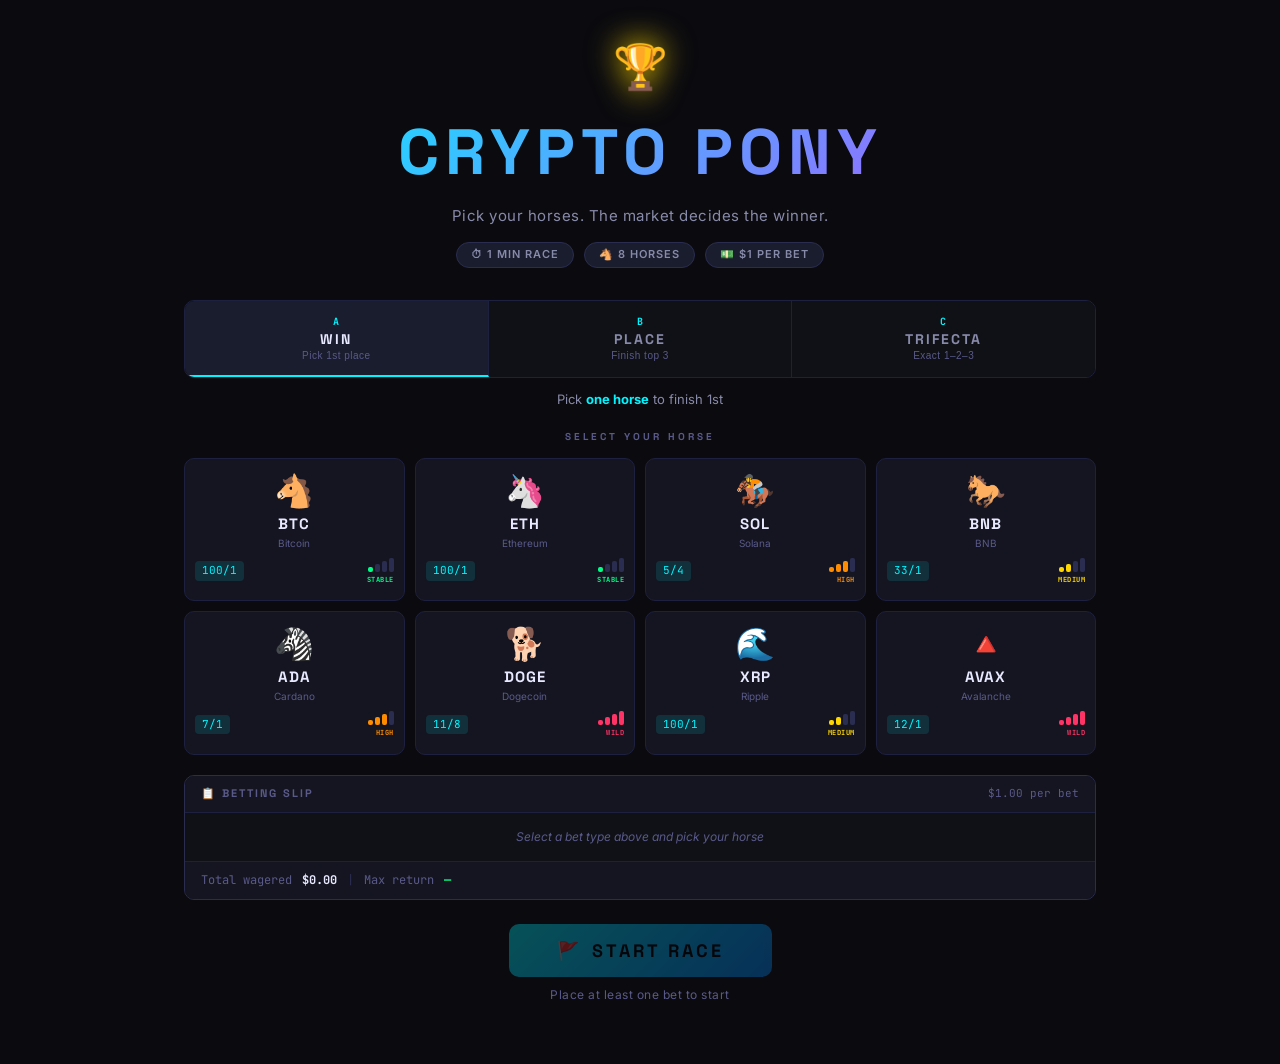
<file: index.html>
<!DOCTYPE html>
<html lang="en">
<head>
  <meta charset="UTF-8">
  <meta name="viewport" content="width=device-width, initial-scale=1.0">
  <title>Crypto Pony Races</title>
  <link rel="preconnect" href="https://fonts.googleapis.com">
  <link rel="preconnect" href="https://fonts.gstatic.com" crossorigin>
  <link href="https://fonts.googleapis.com/css2?family=Space+Grotesk:wght@400;700;900&family=Inter:wght@400;500;600&family=JetBrains+Mono:wght@400;700&display=swap" rel="stylesheet">
  <link rel="stylesheet" href="style.css?v=5">
</head>
<body>

  <!-- SCREEN 1: Lobby -->
  <div id="lobby" class="screen active">
    <div class="lobby-inner">

      <header class="lobby-header">
        <div class="logo-mark">🏆</div>
        <h1 class="game-title">CRYPTO PONY</h1>
        <p class="game-subtitle">Pick your horses. The market decides the winner.</p>
        <div class="race-info-bar">
          <span class="info-pill">⏱ 1 MIN RACE</span>
          <span class="info-pill">🐴 8 HORSES</span>
          <span class="info-pill">💵 $1 PER BET</span>
        </div>
      </header>

      <!-- Bet Type Tabs -->
      <div class="bet-tabs-wrapper">
        <div class="bet-tabs">
          <button class="bet-tab active" data-tab="win">
            <span class="bet-tab-key">A</span>
            <span class="bet-tab-label">WIN</span>
            <span class="bet-tab-hint">Pick 1st place</span>
          </button>
          <button class="bet-tab" data-tab="place">
            <span class="bet-tab-key">B</span>
            <span class="bet-tab-label">PLACE</span>
            <span class="bet-tab-hint">Finish top 3</span>
          </button>
          <button class="bet-tab" data-tab="trifecta">
            <span class="bet-tab-key">C</span>
            <span class="bet-tab-label">TRIFECTA</span>
            <span class="bet-tab-hint">Exact 1–2–3</span>
          </button>
        </div>
        <p class="bet-desc" id="bet-desc-text">Pick <strong>one horse</strong> to finish 1st</p>
      </div>

      <!-- Trifecta ordered slots (visible only in trifecta tab) -->
      <div id="trifecta-slots" class="trifecta-slots hidden">
        <div class="trifecta-slot" id="tri-slot-0" data-slot="0">
          <span class="slot-medal">🥇</span>
          <span class="slot-pos">1ST</span>
          <span class="slot-horse">—</span>
        </div>
        <span class="tri-arrow">→</span>
        <div class="trifecta-slot" id="tri-slot-1" data-slot="1">
          <span class="slot-medal">🥈</span>
          <span class="slot-pos">2ND</span>
          <span class="slot-horse">—</span>
        </div>
        <span class="tri-arrow">→</span>
        <div class="trifecta-slot" id="tri-slot-2" data-slot="2">
          <span class="slot-medal">🥉</span>
          <span class="slot-pos">3RD</span>
          <span class="slot-horse">—</span>
        </div>
      </div>

      <!-- Horse Cards -->
      <section class="betting-section">
        <h2 class="section-label">SELECT YOUR HORSE</h2>
        <div id="betting-panel" class="betting-panel">
          <!-- injected by JS -->
        </div>
      </section>

      <!-- Betting Slip Summary -->
      <div class="bet-summary">
        <div class="bet-summary-header">
          <span class="bet-summary-title">📋 BETTING SLIP</span>
          <span class="bet-summary-stake">$1.00 per bet</span>
        </div>
        <div id="summary-rows" class="summary-rows">
          <!-- injected by updateBetSummary() -->
        </div>
        <div class="summary-totals">
          <span class="summary-total-label">Total wagered</span>
          <span id="summary-wagered" class="summary-total-value">$0.00</span>
          <span class="summary-sep">|</span>
          <span class="summary-total-label">Max return</span>
          <span id="summary-return" class="summary-total-value summary-green">—</span>
        </div>
      </div>

      <div class="start-area">
        <button id="start-race-btn" class="btn-start" disabled>
          <span class="btn-icon">🚩</span>
          START RACE
        </button>
        <p id="start-hint" class="start-hint">Place at least one bet to start</p>
      </div>

    </div>
  </div>

  <!-- SCREEN 2: Active Race -->
  <div id="race-screen" class="screen">
    <div class="race-inner">
      <header class="race-header">
        <div class="race-title-block">
          <span class="race-label">CRYPTO PONY RACES</span>
          <span class="race-status">RACE IN PROGRESS</span>
        </div>
        <div class="timer-block">
          <div class="timer-label">TIME REMAINING</div>
          <div id="timer-display" class="timer-display">1:00</div>
        </div>
        <div class="leaderboard-mini">
          <div class="leader-label">LEADING</div>
          <div id="leader-name" class="leader-name">—</div>
        </div>
      </header>

      <div id="track-container" class="track-container">
        <!-- crowd strips + lanes injected by JS -->
      </div>

      <div id="gain-ticker" class="gain-ticker">
        <!-- injected by JS -->
      </div>
    </div>
  </div>

  <!-- SCREEN 3: Results -->
  <div id="results-screen" class="screen">
    <div class="results-inner">

      <div id="winner-banner" class="winner-banner">
        <div class="winner-crown">👑</div>
        <div id="winner-emoji" class="winner-emoji"></div>
        <div id="winner-name" class="winner-name"></div>
        <div id="winner-gain" class="winner-gain"></div>
      </div>

      <div class="bet-results-section">
        <h3 class="section-label">YOUR BETS</h3>
        <div id="bet-results-table" class="bet-results-table"></div>
        <div id="bet-net-row" class="bet-net-row"></div>
      </div>

      <div class="podium-section">
        <h3 class="section-label">FINAL STANDINGS</h3>
        <div id="results-table" class="results-table"></div>
      </div>

      <button id="race-again-btn" class="btn-race-again">
        <span class="btn-icon">🔄</span>
        RACE AGAIN
      </button>
    </div>
  </div>

  <script src="game.js?v=5"></script>
</body>
</html>
</file>
<file: style.css>
/* ============================================================
   CRYPTO PONY — Styles v3
   ============================================================ */

/* --- Variables & Reset ---------------------------------------- */
:root {
  --bg:           #0a0a0f;
  --surface:      #0f1117;
  --surface-2:    #141520;
  --surface-3:    #1a1d2e;
  --border:       #1e2040;
  --border-glow:  #2a2d50;

  --cyan:         #00f5ff;
  --cyan-dim:     rgba(0, 245, 255, 0.12);
  --cyan-glow:    rgba(0, 245, 255, 0.4);
  --purple:       #b44fff;
  --purple-dim:   rgba(180, 79, 255, 0.15);
  --purple-glow:  rgba(180, 79, 255, 0.4);
  --gold:         #ffd700;
  --gold-dim:     rgba(255, 215, 0, 0.15);
  --gold-glow:    rgba(255, 215, 0, 0.5);
  --green:        #00ff88;
  --green-dim:    rgba(0, 255, 136, 0.12);
  --red:          #ff3366;
  --red-dim:      rgba(255, 51, 102, 0.12);

  --text:         #e8e8ff;
  --text-muted:   #5a5a8a;
  --text-dim:     #888aaa;

  --font-head:    'Space Grotesk', sans-serif;
  --font-body:    'Inter', sans-serif;
  --font-mono:    'JetBrains Mono', monospace;

  --track-h:      72px;
  --radius:       10px;

  /* Racetrack colours */
  --grass:        #2a6020;
  --grass-dark:   #1e4818;
  --dirt:         #c4956a;
  --dirt-dark:    #b07a50;
  --gate-dark:    #111;
  --gate-mid:     #555;
  --gate-edge:    #999;
}

*, *::before, *::after { box-sizing: border-box; margin: 0; padding: 0; }
html, body { height: 100%; }

body {
  background: var(--bg);
  color: var(--text);
  font-family: var(--font-body);
  line-height: 1.4;
  overflow-x: hidden;
}

/* --- Screens -------------------------------------------------- */
.screen { display: none; min-height: 100vh; }
.screen.active { display: block; }
.hidden { display: none !important; }

/* ============================================================
   LOBBY
   ============================================================ */

.lobby-inner {
  max-width: 960px;
  margin: 0 auto;
  padding: 36px 24px 60px;
}

/* --- Header -------------------------------------------------- */
.lobby-header { text-align: center; margin-bottom: 32px; }

.logo-mark {
  font-size: 44px;
  margin-bottom: 10px;
  filter: drop-shadow(0 0 16px var(--gold));
  animation: floatTrophy 3s ease-in-out infinite;
  display: block;
}

@keyframes floatTrophy {
  0%, 100% { transform: translateY(0); }
  50%       { transform: translateY(-7px); }
}

.game-title {
  font-family: var(--font-head);
  font-size: clamp(36px, 6vw, 64px);
  font-weight: 900;
  letter-spacing: 6px;
  background: linear-gradient(135deg, var(--cyan) 0%, var(--purple) 100%);
  -webkit-background-clip: text;
  -webkit-text-fill-color: transparent;
  background-clip: text;
  margin-bottom: 8px;
}

.game-subtitle {
  font-size: 15px;
  color: var(--text-dim);
  letter-spacing: 0.5px;
  margin-bottom: 16px;
}

.race-info-bar {
  display: flex;
  gap: 10px;
  justify-content: center;
  flex-wrap: wrap;
}

.info-pill {
  background: var(--surface-3);
  border: 1px solid var(--border-glow);
  border-radius: 100px;
  padding: 4px 14px;
  font-size: 11px;
  font-weight: 600;
  letter-spacing: 1px;
  color: var(--text-dim);
}

.section-label {
  font-family: var(--font-head);
  font-size: 10px;
  font-weight: 700;
  letter-spacing: 3px;
  color: var(--text-muted);
  margin-bottom: 14px;
  text-align: center;
}

/* --- Bet Type Tabs ------------------------------------------- */
.bet-tabs-wrapper {
  margin-bottom: 20px;
}

.bet-tabs {
  display: flex;
  border: 1px solid var(--border);
  border-radius: var(--radius);
  overflow: hidden;
  margin-bottom: 12px;
}

.bet-tab {
  flex: 1;
  background: var(--surface);
  border: none;
  border-right: 1px solid var(--border);
  padding: 14px 10px;
  cursor: pointer;
  transition: background 0.2s;
  display: flex;
  flex-direction: column;
  align-items: center;
  gap: 2px;
  color: var(--text-dim);
}

.bet-tab:last-child { border-right: none; }

.bet-tab:hover { background: var(--surface-2); }

.bet-tab.active {
  background: var(--surface-3);
  border-bottom: 2px solid var(--cyan);
  color: var(--text);
}

.bet-tab-key {
  font-family: var(--font-mono);
  font-size: 10px;
  font-weight: 700;
  color: var(--cyan);
  letter-spacing: 1px;
}

.bet-tab-label {
  font-family: var(--font-head);
  font-size: 14px;
  font-weight: 700;
  letter-spacing: 2px;
}

.bet-tab-hint {
  font-size: 10px;
  color: var(--text-muted);
  letter-spacing: 0.5px;
}

.bet-desc {
  font-size: 13px;
  color: var(--text-dim);
  text-align: center;
  min-height: 20px;
}

.bet-desc strong { color: var(--cyan); }

/* --- Trifecta Slots ------------------------------------------ */
.trifecta-slots {
  display: flex;
  align-items: center;
  justify-content: center;
  gap: 10px;
  margin-bottom: 20px;
  padding: 16px;
  background: var(--surface);
  border: 1px solid var(--border);
  border-radius: var(--radius);
}

.trifecta-slot {
  display: flex;
  flex-direction: column;
  align-items: center;
  gap: 4px;
  width: 110px;
  padding: 12px 8px;
  background: var(--surface-2);
  border: 1px dashed var(--border-glow);
  border-radius: 8px;
  cursor: pointer;
  transition: border-color 0.2s, box-shadow 0.2s, background 0.2s;
}

.trifecta-slot:hover {
  border-color: var(--text-muted);
}

.trifecta-slot.filled {
  border-style: solid;
  background: var(--surface-3);
}

.trifecta-slot.filled:nth-child(1) {
  border-color: var(--gold);
  box-shadow: 0 0 12px var(--gold-dim);
}
.trifecta-slot:nth-child(3).filled {
  border-color: #aaa;
  box-shadow: 0 0 12px rgba(170,170,170,0.2);
}
.trifecta-slot:nth-child(5).filled {
  border-color: #cd7f32;
  box-shadow: 0 0 12px rgba(205,127,50,0.2);
}

.slot-medal { font-size: 18px; line-height: 1; }

.slot-pos {
  font-family: var(--font-mono);
  font-size: 9px;
  font-weight: 700;
  letter-spacing: 2px;
  color: var(--text-muted);
}

.slot-horse {
  font-family: var(--font-head);
  font-size: 13px;
  font-weight: 700;
  color: var(--text);
  white-space: nowrap;
}

.tri-arrow {
  font-size: 20px;
  color: var(--text-muted);
  flex-shrink: 0;
}

/* --- Horse Cards -------------------------------------------- */
.betting-section { margin-bottom: 20px; }

.betting-panel {
  display: grid;
  grid-template-columns: repeat(4, 1fr);
  gap: 10px;
}

.horse-card {
  background: var(--surface-2);
  border: 1px solid var(--border);
  border-radius: var(--radius);
  padding: 16px 10px;
  cursor: pointer;
  transition: border-color 0.2s, box-shadow 0.2s, transform 0.15s;
  text-align: center;
  user-select: none;
  position: relative;
  overflow: hidden;
}

.horse-card::before {
  content: '';
  position: absolute;
  inset: 0;
  background: linear-gradient(135deg, var(--purple-dim) 0%, transparent 60%);
  opacity: 0;
  transition: opacity 0.2s;
}

.horse-card:hover { border-color: var(--border-glow); transform: translateY(-2px); }
.horse-card:hover::before { opacity: 0.5; }

/* Win/Place selection — purple */
.horse-card.selected {
  border-color: var(--purple);
  box-shadow: 0 0 18px var(--purple-glow), inset 0 0 16px var(--purple-dim);
  transform: translateY(-2px);
}
.horse-card.selected::before { opacity: 1; }

/* Trifecta position colours */
.horse-card.tri-1 {
  border-color: var(--gold);
  box-shadow: 0 0 18px var(--gold-dim);
}
.horse-card.tri-2 {
  border-color: #aaa;
  box-shadow: 0 0 18px rgba(170,170,170,0.25);
}
.horse-card.tri-3 {
  border-color: #cd7f32;
  box-shadow: 0 0 18px rgba(205,127,50,0.25);
}

.card-selected-badge {
  position: absolute;
  top: 6px;
  right: 6px;
  background: var(--purple);
  color: #fff;
  font-size: 8px;
  font-weight: 700;
  letter-spacing: 0.5px;
  border-radius: 4px;
  padding: 2px 5px;
  opacity: 0;
  transition: opacity 0.2s;
}
.horse-card.selected .card-selected-badge { opacity: 1; }

.card-emoji { font-size: 32px; display: block; margin-bottom: 6px; line-height: 1; }
.card-symbol {
  font-family: var(--font-head);
  font-size: 15px;
  font-weight: 700;
  display: block;
  margin-bottom: 2px;
  letter-spacing: 1px;
}
.card-name { font-size: 10px; color: var(--text-muted); display: block; margin-bottom: 8px; }

.card-meta {
  display: flex;
  align-items: center;
  justify-content: space-between;
  gap: 6px;
}

.card-odds {
  font-family: var(--font-mono);
  font-size: 11px;
  color: var(--cyan);
  background: var(--cyan-dim);
  border-radius: 4px;
  padding: 2px 7px;
  white-space: nowrap;
}

.card-vol {
  display: flex;
  flex-direction: column;
  align-items: flex-end;
  gap: 3px;
}

.vol-bars { display: flex; gap: 2px; align-items: flex-end; }
.vol-bar { width: 5px; border-radius: 2px; background: var(--border-glow); }
.vol-bars .vol-bar:nth-child(1) { height: 5px; }
.vol-bars .vol-bar:nth-child(2) { height: 8px; }
.vol-bars .vol-bar:nth-child(3) { height: 11px; }
.vol-bars .vol-bar:nth-child(4) { height: 14px; }

.vol-label {
  font-size: 7px;
  font-weight: 700;
  letter-spacing: 0.5px;
  font-family: var(--font-mono);
}

/* --- Betting Slip -------------------------------------------- */
.bet-summary {
  background: var(--surface);
  border: 1px solid var(--border-glow);
  border-radius: var(--radius);
  padding: 0;
  margin-bottom: 24px;
  overflow: hidden;
}

.bet-summary-header {
  display: flex;
  align-items: center;
  justify-content: space-between;
  padding: 10px 16px;
  background: var(--surface-2);
  border-bottom: 1px solid var(--border);
}

.bet-summary-title {
  font-family: var(--font-head);
  font-size: 11px;
  font-weight: 700;
  letter-spacing: 2px;
  color: var(--text-muted);
}

.bet-summary-stake {
  font-family: var(--font-mono);
  font-size: 11px;
  color: var(--text-muted);
}

.summary-rows { padding: 4px 0; min-height: 44px; }

.summary-empty {
  font-size: 12px;
  color: var(--text-muted);
  text-align: center;
  padding: 12px 16px;
  font-style: italic;
}

.summary-row {
  display: flex;
  align-items: center;
  gap: 10px;
  padding: 8px 16px;
  border-bottom: 1px solid var(--border);
  font-size: 13px;
}
.summary-row:last-child { border-bottom: none; }

.summary-type {
  font-family: var(--font-mono);
  font-size: 10px;
  font-weight: 700;
  color: var(--cyan);
  width: 100px;
  flex-shrink: 0;
  letter-spacing: 0.5px;
}

.summary-pick {
  flex: 1;
  font-weight: 600;
  font-size: 13px;
  white-space: nowrap;
  overflow: hidden;
  text-overflow: ellipsis;
}

.summary-pays {
  font-family: var(--font-mono);
  font-size: 12px;
  color: var(--text-dim);
  white-space: nowrap;
}
.summary-pays strong { color: var(--green); }

.summary-totals {
  display: flex;
  align-items: center;
  gap: 10px;
  padding: 10px 16px;
  background: var(--surface-2);
  border-top: 1px solid var(--border);
  font-family: var(--font-mono);
  font-size: 12px;
}

.summary-total-label { color: var(--text-muted); }
.summary-total-value { font-weight: 700; color: var(--text); }
.summary-green { color: var(--green) !important; }
.summary-sep { color: var(--border-glow); }

/* --- Start Button ------------------------------------------- */
.start-area { text-align: center; }

.btn-start {
  background: linear-gradient(135deg, var(--cyan) 0%, #0088ff 100%);
  color: #000;
  border: none;
  border-radius: var(--radius);
  padding: 15px 48px;
  font-family: var(--font-head);
  font-size: 18px;
  font-weight: 700;
  letter-spacing: 3px;
  cursor: pointer;
  transition: opacity 0.2s, transform 0.15s, box-shadow 0.2s;
  box-shadow: 0 0 32px var(--cyan-glow);
  display: inline-flex;
  align-items: center;
  gap: 10px;
  margin-bottom: 10px;
}
.btn-start:hover:not(:disabled) {
  transform: translateY(-2px);
  box-shadow: 0 4px 40px var(--cyan-glow);
}
.btn-start:disabled { opacity: 0.3; cursor: not-allowed; box-shadow: none; }
.btn-icon { font-size: 18px; }

.start-hint {
  font-size: 12px;
  color: var(--text-muted);
  letter-spacing: 0.5px;
}

/* ============================================================
   RACE SCREEN
   ============================================================ */

.race-inner {
  max-width: 1100px;
  margin: 0 auto;
  padding: 16px 20px 28px;
}

/* --- Race Header -------------------------------------------- */
.race-header {
  display: flex;
  align-items: center;
  justify-content: space-between;
  background: var(--surface);
  border: 1px solid var(--border);
  border-radius: var(--radius);
  padding: 14px 22px;
  margin-bottom: 16px;
  gap: 20px;
}

.race-title-block { display: flex; flex-direction: column; gap: 3px; }

.race-label {
  font-family: var(--font-head);
  font-size: 12px;
  font-weight: 700;
  letter-spacing: 3px;
  color: var(--text-muted);
}

.race-status {
  font-family: var(--font-head);
  font-size: 11px;
  font-weight: 600;
  letter-spacing: 2px;
  color: var(--green);
}

.timer-block { text-align: center; }

.timer-label {
  font-size: 8px;
  letter-spacing: 3px;
  color: var(--text-muted);
  margin-bottom: 3px;
}

.timer-display {
  font-family: var(--font-head);
  font-size: 52px;
  font-weight: 900;
  color: var(--cyan);
  text-shadow: 0 0 24px var(--cyan-glow);
  letter-spacing: 4px;
  line-height: 1;
  transition: color 0.5s, text-shadow 0.5s;
}

.timer-display.urgent {
  color: var(--red);
  text-shadow: 0 0 24px rgba(255, 51, 102, 0.6);
  animation: timerPulse 0.5s ease-in-out infinite alternate;
}

@keyframes timerPulse {
  from { opacity: 1; }
  to   { opacity: 0.5; }
}

.leaderboard-mini { text-align: right; }
.leader-label {
  font-size: 8px;
  letter-spacing: 3px;
  color: var(--text-muted);
  margin-bottom: 3px;
}
.leader-name {
  font-family: var(--font-head);
  font-size: 20px;
  font-weight: 700;
  color: var(--gold);
  text-shadow: 0 0 12px var(--gold-glow);
}

/* --- Race Track -------------------------------------------- */

.track-container {
  /* Outer green grass frame */
  background: var(--grass);
  border: 3px solid var(--grass-dark);
  border-radius: var(--radius);
  padding: 0;
  display: flex;
  flex-direction: column;
  gap: 1px;           /* thin gap between lanes = chalk lines */
  margin-bottom: 14px;
  position: relative;
  overflow: hidden;
  box-shadow: 0 4px 24px rgba(0,0,0,0.6), inset 0 0 0 1px rgba(255,255,255,0.05);
}

/* "FINISH" text label above finish stripe */
.track-container::after {
  content: '🏁 FINISH';
  position: absolute;
  right: calc(10% - 4px);
  top: 6px;
  font-size: 8px;
  font-weight: 900;
  letter-spacing: 1px;
  color: #fff;
  font-family: var(--font-head);
  background: rgba(0,0,0,0.6);
  padding: 1px 4px;
  border-radius: 3px;
  z-index: 30;
  pointer-events: none;
}

/* Crowd strips (top & bottom) */
.crowd-strip {
  background: linear-gradient(to bottom, #1e4818, var(--grass));
  color: rgba(255,255,255,0.8);
  font-size: 14px;
  padding: 4px 0;
  letter-spacing: 4px;
  white-space: nowrap;
  overflow: hidden;
  user-select: none;
  text-align: center;
  flex-shrink: 0;
  /* Subtle crowd animation */
  animation: crowdSway 4s ease-in-out infinite;
}
.crowd-strip:last-child {
  background: linear-gradient(to top, #1e4818, var(--grass));
  animation-delay: -2s;
}

@keyframes crowdSway {
  0%, 100% { letter-spacing: 4px; }
  50%       { letter-spacing: 5.5px; }
}

/* Individual lane — dirt track */
.lane {
  position: relative;
  height: var(--track-h);
  background: linear-gradient(to bottom, var(--dirt) 0%, var(--dirt-dark) 100%);
  overflow: visible;
  flex-shrink: 0;
}

.lane:nth-child(even) {
  background: linear-gradient(to bottom, #b88050 0%, #a87040 100%);
}

/* Starting gate bars — left edge of each lane */
.lane::before {
  content: '';
  position: absolute;
  left: 0;
  top: 0;
  bottom: 0;
  width: 18px;
  background:
    linear-gradient(90deg, #1a1a1a 0%, #1a1a1a 85%, var(--gate-edge) 85%, var(--gate-edge) 100%),
    repeating-linear-gradient(
      to bottom,
      var(--gate-dark)  0px,
      var(--gate-dark)  5px,
      var(--gate-mid)   5px,
      var(--gate-mid)   8px
    );
  z-index: 5;
}

/* Finish line — right side of each lane, black & white stripes */
.lane::after {
  content: '';
  position: absolute;
  right: 10%;
  top: 0;
  bottom: 0;
  width: 8px;
  background: repeating-linear-gradient(
    to bottom,
    #000 0px,   #000 5px,
    #fff 5px,   #fff 10px
  );
  opacity: 0.55;
  z-index: 3;
}

/* User-bet lane gets a purple left glow */
.lane.user-bet-lane {
  box-shadow: inset 4px 0 0 var(--purple), inset 0 0 24px rgba(180,79,255,0.15);
}

/* Rank badge (#1, #2…) near finish line */
.lane-rank {
  position: absolute;
  right: 12%;
  top: 50%;
  transform: translateY(-50%);
  font-family: var(--font-mono);
  font-size: 11px;
  font-weight: 700;
  color: rgba(0,0,0,0.35);
  z-index: 2;
  pointer-events: none;
}

/* Horse element — horizontal layout [emoji] [SYMBOL / gain%] */
.horse {
  position: absolute;
  left: 2%;
  top: 50%;
  transform: translateY(-50%);
  display: flex;
  flex-direction: row;
  align-items: center;
  gap: 5px;
  z-index: 10;
  /* no transition on left — position is driven by rAF at 60 fps */
}

/* Gallop — bobs on transform (separate from left transition) */
.horse.racing {
  animation: gallop 0.32s ease-in-out infinite alternate;
}

@keyframes gallop {
  from { transform: translateY(calc(-50% - 4px)) rotate(-2deg); }
  to   { transform: translateY(calc(-50% + 4px)) rotate(2deg); }
}

/* Crown floats above the horse, positioned relative to .horse */
.horse-crown {
  position: absolute;
  top: -18px;
  left: 14px;     /* roughly above the emoji center */
  font-size: 13px;
  z-index: 15;
  pointer-events: none;
  animation: crownFloat 1.2s ease-in-out infinite alternate;
}

@keyframes crownFloat {
  from { transform: translateY(0); }
  to   { transform: translateY(-3px); }
}

/* Emoji — flip horizontally so horses face RIGHT (direction of travel) */
.horse-emoji {
  font-size: 30px;
  line-height: 1;
  flex-shrink: 0;
  display: inline-block;
  transform: scaleX(-1);
  filter: drop-shadow(0 2px 6px rgba(0,0,0,0.5));
}

/* Label pill: SYMBOL on top, gain% below */
.horse-tag {
  display: flex;
  flex-direction: column;
  align-items: flex-start;
  gap: 1px;
  background: rgba(0, 0, 0, 0.65);
  border-radius: 5px;
  padding: 2px 6px;
  border: 1px solid rgba(255,255,255,0.1);
  backdrop-filter: blur(2px);
}

.horse-symbol {
  font-family: var(--font-head);
  font-size: 11px;
  font-weight: 700;
  color: #fff;
  letter-spacing: 0.5px;
  white-space: nowrap;
  line-height: 1.2;
}

.horse-gain-label {
  font-family: var(--font-mono);
  font-size: 9px;
  font-weight: 700;
  white-space: nowrap;
  line-height: 1.2;
}

.horse-gain-label.positive { color: var(--green); }
.horse-gain-label.negative { color: var(--red); }
.horse-gain-label.neutral  { color: rgba(255,255,255,0.5); }

/* --- Gain Ticker -------------------------------------------- */
.gain-ticker {
  display: flex;
  gap: 6px;
  flex-wrap: wrap;
  padding: 10px 14px;
  background: var(--surface);
  border: 1px solid var(--border);
  border-radius: var(--radius);
}

.ticker-item {
  display: flex;
  align-items: center;
  gap: 5px;
  font-family: var(--font-mono);
  font-size: 11px;
  padding: 3px 9px;
  background: var(--surface-2);
  border-radius: 6px;
  border: 1px solid var(--border);
  transition: border-color 0.3s, background 0.3s;
}

.ticker-item.leader {
  border-color: var(--gold);
  background: var(--gold-dim);
}

.ticker-symbol { font-weight: 700; color: var(--text); }
.ticker-gain.positive { color: var(--green); font-weight: 700; }
.ticker-gain.negative { color: var(--red);   font-weight: 700; }
.ticker-gain.neutral  { color: var(--text-muted); }

/* ============================================================
   RESULTS SCREEN
   ============================================================ */

.results-inner {
  max-width: 700px;
  margin: 0 auto;
  padding: 36px 24px 60px;
  text-align: center;
}

/* --- Winner Banner ------------------------------------------ */
.winner-banner { margin-bottom: 32px; animation: fadeIn 0.8s ease-out; }

@keyframes fadeIn {
  from { opacity: 0; transform: translateY(20px); }
  to   { opacity: 1; transform: translateY(0); }
}

.winner-crown {
  font-size: 48px;
  display: block;
  margin-bottom: 6px;
  animation: crownBounce 0.8s ease-out;
}

@keyframes crownBounce {
  0%   { transform: translateY(-30px); opacity: 0; }
  60%  { transform: translateY(6px); opacity: 1; }
  100% { transform: translateY(0); }
}

.winner-emoji  { font-size: 64px; display: block; margin-bottom: 8px; animation: winnerPop 0.5s 0.2s both; }

@keyframes winnerPop {
  from { transform: scale(0.4); opacity: 0; }
  to   { transform: scale(1);   opacity: 1; }
}

.winner-name {
  font-family: var(--font-head);
  font-size: clamp(40px, 8vw, 68px);
  font-weight: 900;
  color: var(--gold);
  text-shadow: 0 0 40px var(--gold-glow);
  letter-spacing: 4px;
  animation: goldPulse 1.5s ease-in-out infinite alternate;
  margin-bottom: 6px;
}

@keyframes goldPulse {
  from { text-shadow: 0 0 20px var(--gold-glow); }
  to   { text-shadow: 0 0 60px var(--gold-glow), 0 0 100px rgba(255,215,0,0.2); }
}

.winner-gain {
  font-family: var(--font-mono);
  font-size: 20px;
  font-weight: 700;
  color: var(--green);
}

/* --- Bet Results -------------------------------------------- */
.bet-results-section {
  margin-bottom: 28px;
  text-align: left;
  animation: fadeIn 0.8s 0.3s both;
}

.bet-results-table {
  display: flex;
  flex-direction: column;
  gap: 6px;
  margin-bottom: 6px;
}

.bet-result-row {
  display: flex;
  align-items: center;
  gap: 10px;
  padding: 10px 14px;
  border-radius: 8px;
  border: 1px solid var(--border);
  background: var(--surface-2);
}

.bet-result-row.bet-won {
  border-color: var(--green);
  background: var(--green-dim);
}

.bet-result-row.bet-lost {
  border-color: var(--border);
  background: var(--surface-2);
}

.br-type {
  font-family: var(--font-mono);
  font-size: 9px;
  font-weight: 700;
  letter-spacing: 0.5px;
  color: var(--cyan);
  width: 90px;
  flex-shrink: 0;
}

.br-middle {
  flex: 1;
  display: flex;
  flex-direction: column;
  gap: 2px;
  overflow: hidden;
}

.br-pick {
  font-size: 13px;
  font-weight: 600;
  color: var(--text);
  white-space: nowrap;
  overflow: hidden;
  text-overflow: ellipsis;
}

.br-finish {
  font-size: 11px;
  color: var(--text-muted);
  white-space: nowrap;
  overflow: hidden;
  text-overflow: ellipsis;
}

.br-pnl {
  font-family: var(--font-mono);
  font-size: 15px;
  font-weight: 700;
  white-space: nowrap;
  flex-shrink: 0;
}

.br-pnl.positive { color: var(--green); }
.br-pnl.negative { color: var(--red); }

.bet-net-row {
  display: flex;
  align-items: center;
  justify-content: space-between;
  padding: 10px 14px;
  border-top: 2px solid var(--border-glow);
  margin-top: 2px;
}

.net-label {
  font-family: var(--font-head);
  font-size: 11px;
  font-weight: 700;
  letter-spacing: 2px;
  color: var(--text-muted);
}

.net-value {
  font-family: var(--font-head);
  font-size: 20px;
  font-weight: 900;
}

.net-value.positive { color: var(--green); }
.net-value.negative { color: var(--red); }
.net-value.neutral  { color: var(--text-dim); }

.no-bets-msg {
  font-size: 13px;
  color: var(--text-muted);
  text-align: center;
  padding: 12px;
  font-style: italic;
}

/* --- Final Standings ---------------------------------------- */
.podium-section {
  margin-bottom: 28px;
  text-align: left;
  animation: fadeIn 0.8s 0.5s both;
}

.results-table { display: flex; flex-direction: column; gap: 5px; }

.result-row {
  display: flex;
  align-items: center;
  gap: 10px;
  padding: 9px 14px;
  background: var(--surface-2);
  border: 1px solid var(--border);
  border-radius: 8px;
}

.result-row.place-1 {
  border-color: var(--gold);
  background: var(--gold-dim);
}

.result-row.user-horse { border-color: var(--purple); }

.result-place { font-family: var(--font-mono); font-size: 13px; font-weight: 700; color: var(--text-muted); width: 26px; text-align: center; }
.result-row.place-1 .result-place { color: var(--gold); }
.result-emoji { font-size: 22px; width: 28px; text-align: center; }
.result-name  { flex: 1; font-weight: 600; font-size: 13px; }
.result-symbol { font-family: var(--font-mono); font-size: 10px; color: var(--text-muted); }
.result-gain  { font-family: var(--font-mono); font-size: 13px; font-weight: 700; margin-left: auto; }
.result-gain.positive { color: var(--green); }
.result-gain.negative { color: var(--red); }

/* --- Race Again Button ------------------------------------- */
.btn-race-again {
  background: var(--surface-3);
  color: var(--text);
  border: 1px solid var(--border-glow);
  border-radius: var(--radius);
  padding: 13px 38px;
  font-family: var(--font-head);
  font-size: 15px;
  font-weight: 700;
  letter-spacing: 3px;
  cursor: pointer;
  transition: border-color 0.2s, box-shadow 0.2s, transform 0.15s;
  display: inline-flex;
  align-items: center;
  gap: 10px;
  animation: fadeIn 0.8s 0.7s both;
}

.btn-race-again:hover {
  border-color: var(--cyan);
  box-shadow: 0 0 20px var(--cyan-glow);
  transform: translateY(-2px);
}

/* ============================================================
   RESPONSIVE
   ============================================================ */

@media (max-width: 768px) {
  .betting-panel { grid-template-columns: repeat(2, 1fr); }
  .timer-display { font-size: 36px; }
  .race-header   { flex-wrap: wrap; gap: 10px; }
  .trifecta-slots { gap: 6px; }
  .trifecta-slot  { width: 90px; }

  :root { --track-h: 60px; }
  .horse-emoji { font-size: 24px; }
}

@media (max-width: 480px) {
  .game-title { font-size: 32px; }
  .bet-tab-hint { display: none; }
  .br-type { width: 70px; font-size: 8px; }
}
</file>
